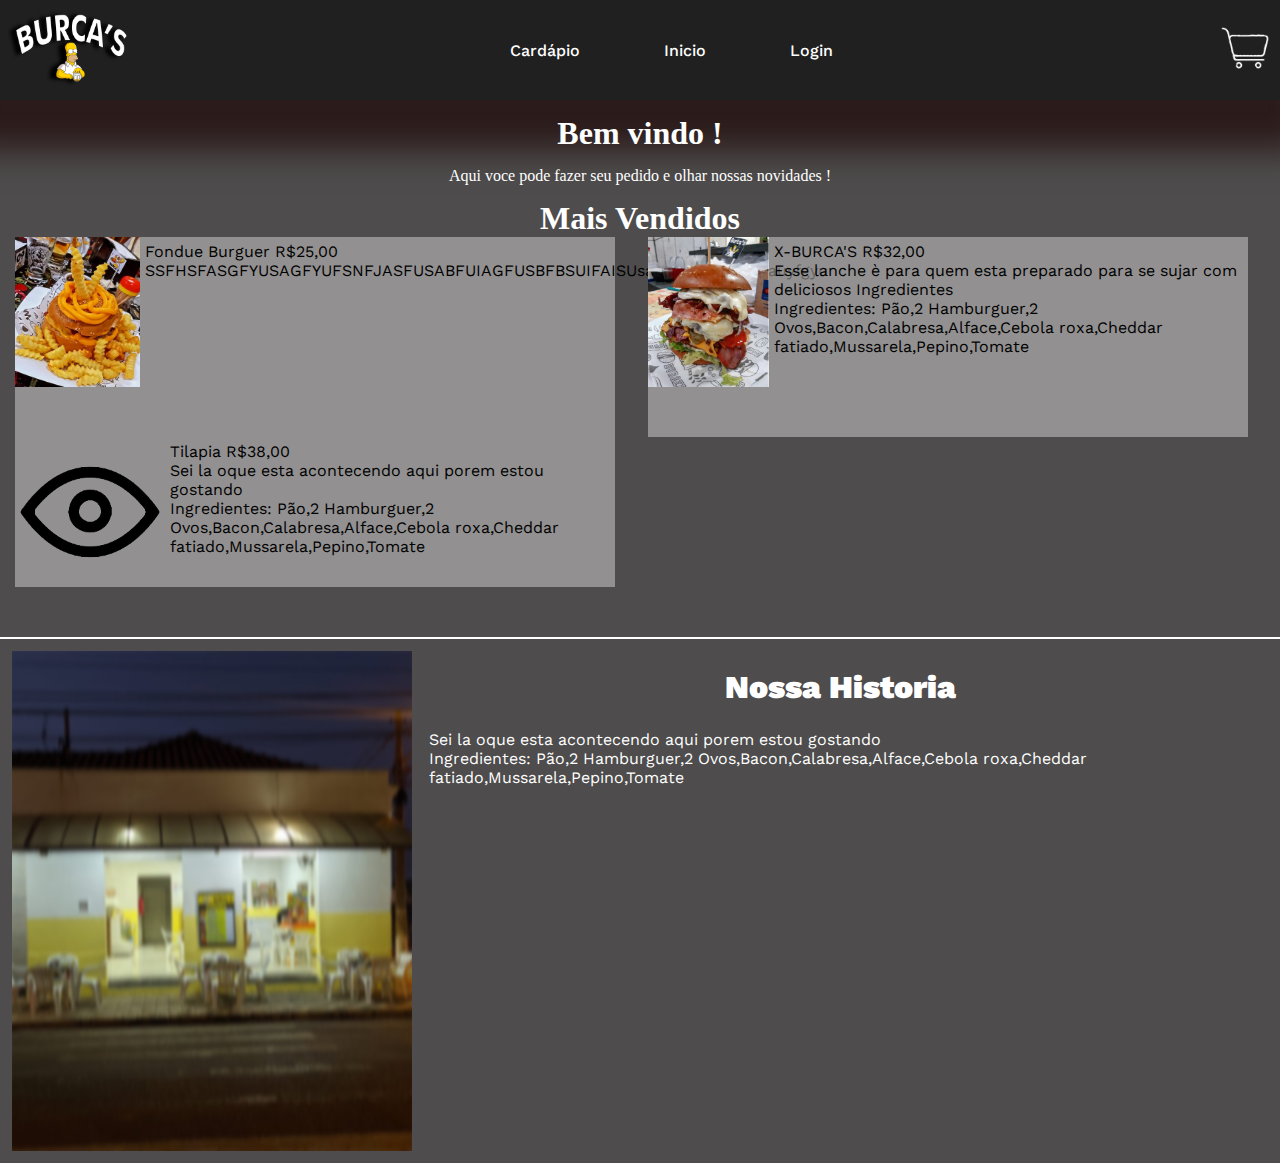
<file: index.html>
<!DOCTYPE html>
<html lang="en">
<head>
    <meta charset="UTF-8">
    <meta http-equiv="X-UA-Compatible" content="IE=edge">
    <meta name="viewport" content="width=device-width, initial-scale=1.0">
    <link href="css/index.css" rel="stylesheet">
    <title>Document</title>
</head>
<body>
    <header>
        <img class="logo" src="imgs/logo.png" alt="logo">
        <nav>
            <ul class="nav_links">
                <li><a href="cardapio.php">Cardápio</a></li>
                <li><a href="#">Inicio</a></li>
                <li><a href="login.php">Login</a></li>
            </ul>
        </nav>
        <a href="#"><img src="imgs/download-removebg-preview.png" width="100" class="cart"></a>
    </header>
    <div class="container">
        <div class="welcome-text">
            <h1>Bem vindo !</h1>
            <p>Aqui voce pode fazer seu pedido e olhar nossas novidades !</p>
        </div>
        <div class="recently-add">
            <h1>Mais Vendidos</h1>
            <div class="burguer">
                <div class="menu-image">
                    <img src="imgs/fundieburguer.png">
                    <div class="img-header">
                        <span>Fondue Burguer</span>
                        <span>R$25,00</span><br>
                        <p>SSFHSFASGFYUSAGFYUFSNFJASFUSABFUIAGFUSBFBSUIFAISUsahduisagfsgyfgsauyfgyu<br></p>
                    </div>
                </div>
                <div class="menu-image">
                    <img src="imgs/lanche.png" class="img">
                    <div class="img-header">
                        <span class="iten-name">X-BURCA'S</span>
                        <span class="iten-price">R$32,00</span><br>
                        <p>Esse lanche è para quem esta preparado para se sujar com deliciosos Ingredientes<br> Ingredientes: Pão,2 Hamburguer,2 Ovos,Bacon,Calabresa,Alface,Cebola roxa,Cheddar fatiado,Mussarela,Pepino,Tomate</p>
                    </div>
                </div>
                <div class="porcao">
                    <div class="menu-image">
                        <img src="imgs/mostrar.png" class="img">
                        <div class="img-header">
                            <span class="iten-name">Tilapia</span>
                            <span class="iten-price">R$38,00</span>
                            <p>Sei la oque esta acontecendo aqui porem estou gostando<br> Ingredientes: Pão,2 Hamburguer,2 Ovos,Bacon,Calabresa,Alface,Cebola roxa,Cheddar fatiado,Mussarela,Pepino,Tomate</p>
                        </div>
                    </div>
                </div>
        </div>
        <div class="history">
            <div class="menu-history">
                <img src="css/lanchonete.jpg" width="400px" height="500px" class="img">
                <div class="img-header">
                    <h1 class="iten-name">Nossa Historia</h1>
                    <p>Sei la oque esta acontecendo aqui porem estou gostando<br> Ingredientes: Pão,2 Hamburguer,2 Ovos,Bacon,Calabresa,Alface,Cebola roxa,Cheddar fatiado,Mussarela,Pepino,Tomate</p>
                </div>
            </div>
        </div>
    </div>
</body>
</html>
</file>
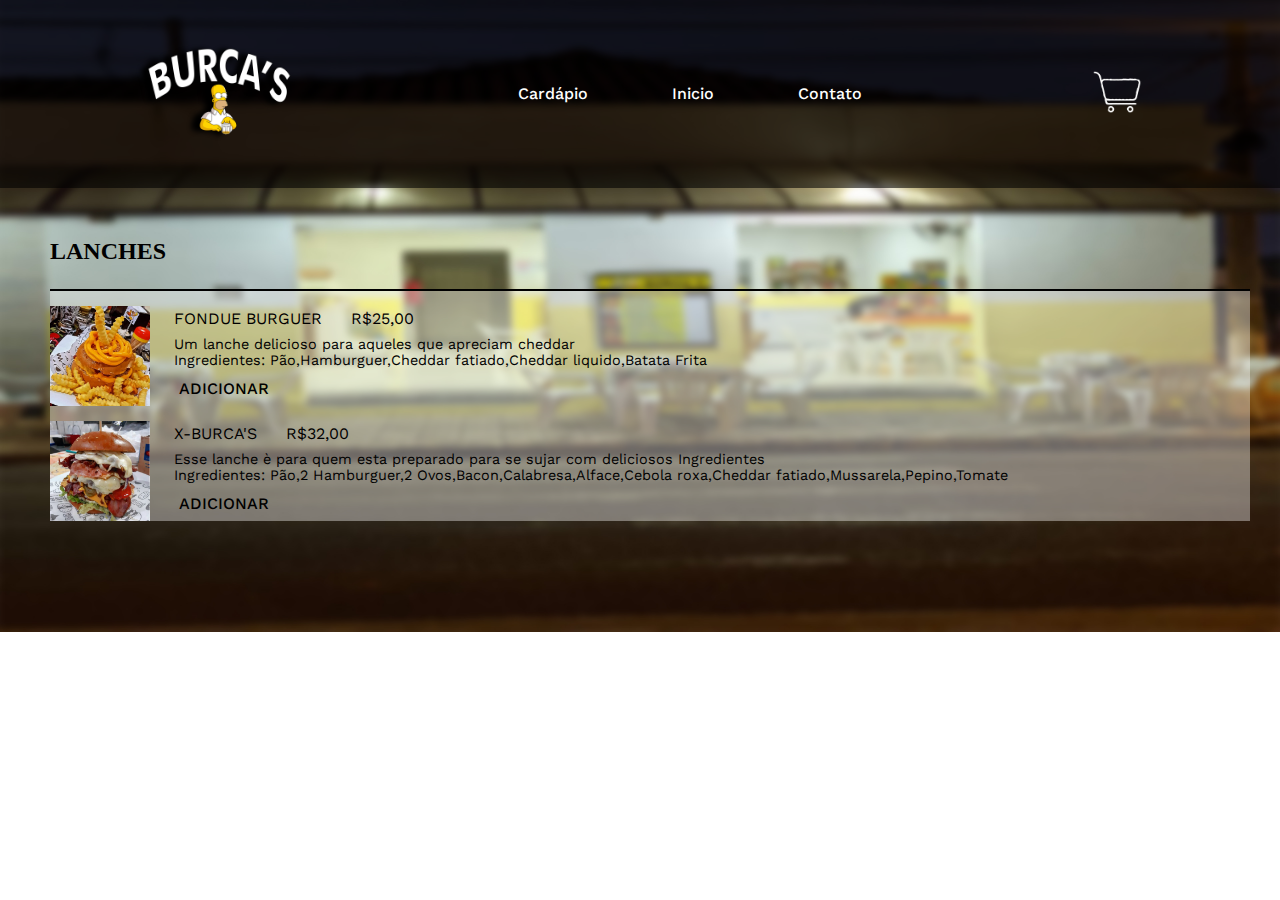
<file: cardapio.html>
<!DOCTYPE html>
<html lang="pt-br">
<head>
    <meta charset="UTF-8">
    <meta http-equiv="X-UA-Compatible" content="IE=edge">
    <meta name="viewport" content="width=device-width, initial-scale=1.0">
    <link rel="stylesheet" href="css/cardapio.css">
    <title>inicio</title>
</head>
<body>
    <header>
        <img class="logo" src="imgs/logo.png" alt="logo">
        <nav>
            <ul class="nav_links">
                <li><a href="#">Cardápio</a></li>
                <li><a href="#">Inicio</a></li>
                <li><a href="#">Contato</a></li>
            </ul>
        </nav>
        <a href="#"><img src="imgs/download-removebg-preview.png" class="cart"></a>
    </header>
    <div class="container">
        <form action="pedirlanche.php" method="post">
            <div class="itens-display-group">
                <div class="menu">
                    <h2 class="menu-heading">LANCHES</h2>
                    <div class="menu-image">
                        <img src="imgs/fundieburguer.png" class="img">
                        <div class="img-header">
                            <span class="iten-name">FONDUE BURGUER</span>
                            <span class="iten-price">R$25,00</span><br>
                            <p>Um lanche delicioso para aqueles que apreciam cheddar<br> Ingredientes: Pão,Hamburguer,Cheddar fatiado,Cheddar liquido,Batata Frita</p>
                            <button type="submit" value="fundie" name="fundie"><a>ADICIONAR</a></button>
                        </div>
                    </div>
                    <div class="menu-image">
                        <img src="imgs/lanche.png" class="img">
                        <div class="img-header">
                            <span class="iten-name">X-BURCA'S</span>
                            <span class="iten-price">R$32,00</span><br>
                            <p>Esse lanche è para quem esta preparado para se sujar com deliciosos Ingredientes<br> Ingredientes: Pão,2 Hamburguer,2 Ovos,Bacon,Calabresa,Alface,Cebola roxa,Cheddar fatiado,Mussarela,Pepino,Tomate</p>
                            <button type="submit" name="burcas" value="burcas"><a>ADICIONAR</a></button>
                        </div>
                    </div>
                </div>
            </div>
        </form>
    </div>
    
</body>
</html>
</file>
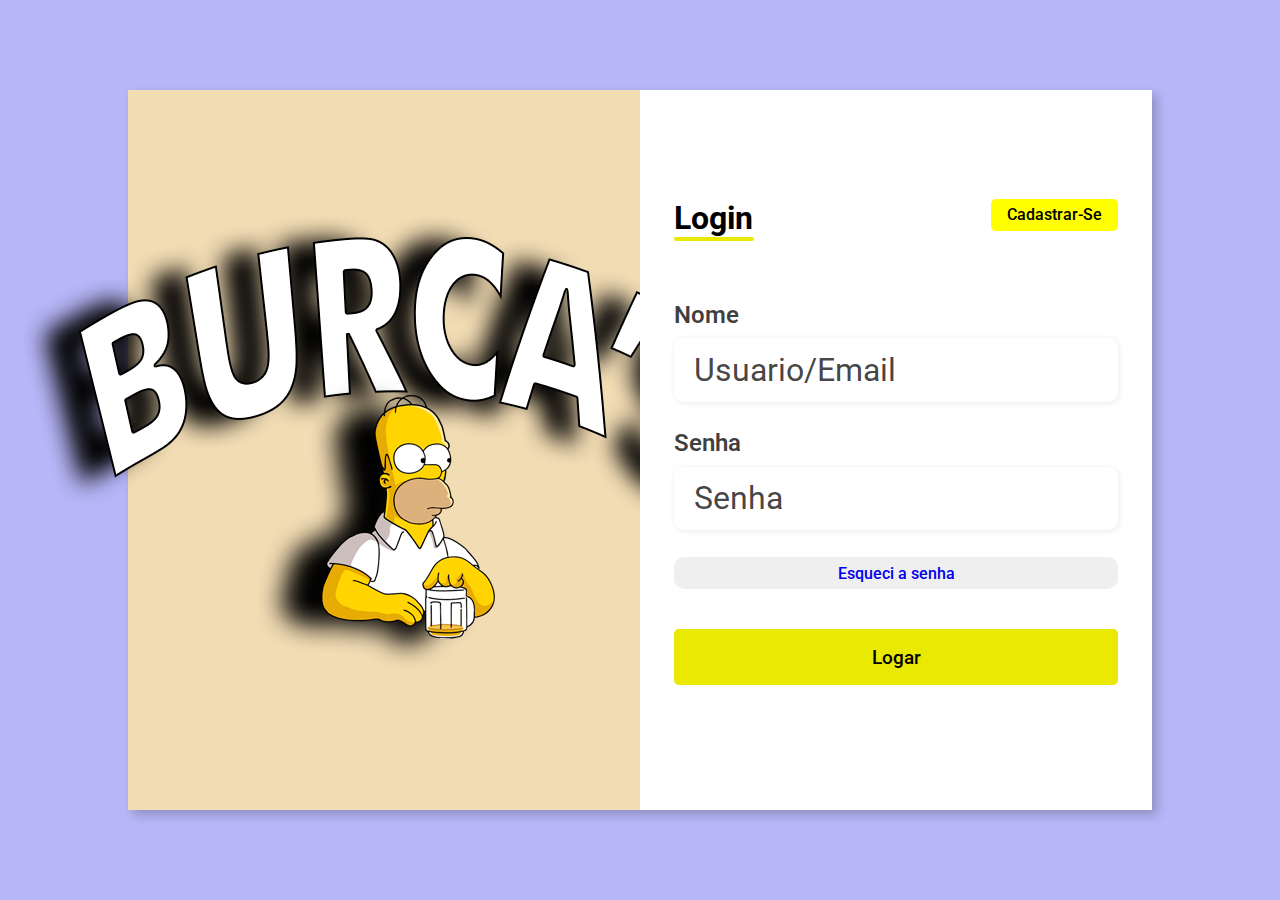
<file: login.html>
<!DOCTYPE html>
<html lang="pt-br">

<head>
    <meta charset="UTF-8">
    <meta http-equiv="X-UA-Compatible" content="IE=edge">
    <meta name="viewport" content="width=device-width, initial-scale=1.0">
    <link rel="stylesheet" href="css/login.css">
    <title>Login</title>
</head>

<body>
    <div class="container">
        <div class="form-img">
            <img src="imgs/logo.png" alt="">
        </div>
        <div class="form">
            <form action="#">
                <div class="form-header">
                    <div class="title">
                        <h1>Login</h1>
                    </div>
                    <div class="login-button">
                        <button><a href="index.html">Cadastrar-Se</a></button>
                    </div>
                </div>
                <div class="input-group">
                    <div class="input-box">
                        <label for="user">Nome</label>
                        <input type="text" id="user" name="user" placeholder="Usuario/Email">
                    </div>
                    <div class="input-box">
                        <label for="password">Senha</label>
                        <input type="password" id="password" name="password" placeholder="Senha">
                    </div>
                    <div class="change-password">
                        <button><a href="#">Esqueci a senha</a></button>
                    </div>
                    <div class="enter-button">
                        <button><a href="#">Logar</a></button>
                    </div>
                </div>
            </form>
        </div>
    </div>
</body>

</html>
</file>
<file: css/index.css>
@import url('https://fonts.googleapis.com/css2?family=Work+Sans&display=swap');
*{
    box-sizing: border-box;
    padding: 0;
    margin: 0;
    word-wrap: break-word;
}

body{
    background-color: rgba(26, 23, 23, 0.771);
    overflow-x: hidden;
}

header{
    display: flex;
    justify-content: space-between;
    align-items: center;
    background-color: rgba(0, 0, 0, 0.579);
    box-shadow: -5px 19px 31px 31px rgba(28,4,4,0.68);
}
.logo{
    max-width: 170px;
}

li,a{
    font-family: 'Work Sans', sans-serif;
    font-weight: 500;
    font-size: 1,5rem;
    color: white;
    text-decoration: none;
}
.logo{
    height: 100px;
}
header img{
    max-width: 70px;
    height: 70px;
}
.burguer img{
    max-width: 150px;
    height: 150px;
}
.nav_links{
    list-style: none;
}
.nav_links li:hover{
    animation-name: zoom;
    animation-duration: 270ms;
    animation-fill-mode: forwards;

}
.nav_links li{
    display: inline-block;
    padding: 40px;
}
.welcome-text p,h1{
    color: white;
    display: flex;
    align-items: center;
    justify-content: center;
    padding-top: 15px;
}
.burguer{
    display: grid;
    grid-auto-rows: 200px;
    grid-template-columns: repeat(2, 1fr);
    border-bottom: 2px solid white;
    padding-left: 15px;

}
.burguer-item{
    color: white;
    display: flex;
}
.burguer-item span{
    padding: 10px;
}
.burguer-item a{
    color: white;
    font-size: 1.5rem;
}

.menu-image{
    background-color: rgba(255, 255, 255, 0.384);
    width: 600px;
    display:flex;
}
.img-header{
    flex-grow: 1;
    font-family: 'Work Sans', sans-serif;
    padding: 5px;
}



@keyframes zoom {
    from {
        scale: 1;
         padding-top: 0px;}
    to {scale: 1.5;
    padding-top: 15px;}
}
.history{
    padding: 12px;
    border-bottom: 2px solid white;
}
.menu-history{
    display: flex;
    word-wrap: break-word;
}
.menu-history h1{
    padding: 12px;
    font-weight: 1000;
}
.menu-history p{
    color: white;
    padding: 12px;
}
</file>
<file: css/cardapio.css>
@import url('https://fonts.googleapis.com/css2?family=Work+Sans&display=swap');
@import url('https://fonts.googleapis.com/css2?family=Work+Sans:wght@700&display=swap');

*{
    box-sizing: border-box;
    padding: 0;
    margin: 0;
}
body{
    background-image: url("lanchonete.jpg");
    background-position: center;
    background-repeat: no-repeat;
    background-size: cover;
}
.cart{
    max-width: 170px;
    max-height: 70px;
    cursor: pointer;
    background-color: none;
}
li,a{
    font-family: 'Work Sans', sans-serif;
    font-weight: 500;
    font-size: 16px;
    color: white;
    text-decoration: none;
}
header{
    background-color: rgba(0, 0, 0, 0.579);
    display: flex;
    justify-content: space-between;
    align-items: center;
    padding: 30px 10%;
}
.logo{
    max-width: 170px;
    background-color: none;
    cursor: pointer;
}
img{
    max-width: 170px;
}
.nav_links{
    list-style: none;
}
.nav_links li{
    display: inline-block;
    padding:40px;
}
.container{
    display: flex;
    padding: 50px;
    justify-content: space-between;
    align-items: center;
}
.display-img{
    display: flex;
}
.itens-display-group{
    display: flex;
}
.img{
    width: 100px;
    height: 100px;
    flex-shrink: 0;
    object-fit: cover;
    margin-right: 1.5em;
}
.menu-image{
    background-color: rgba(255, 255, 255, 0.384);
    width: 1200px;
    padding-top: 15px;
    display:flex;
}
.img-header{
    flex-grow: 1;
    font-family: 'Work Sans', sans-serif;

}
.menu-heading{
    margin: 0;
    padding-bottom: 1em;
    border-bottom: 2px solid black;
}
.iten-name{
    margin-right: 1.5em;
}
.iten-price{
    line-height: 1.6;
}
.itens-display-group p{
    font-size: 0.9rem;
    padding: 5px 0;
}
.img-header button{
    border: none;
    cursor: pointer;
    border-radius: 10px;
    width: 100px;
    height: 30px;  
    background:none; 
}
.img-header a{
    color: black;
    font-style: bold;
}
.menu-name{
    display: flex;
}

.img-header button:hover{
    background-color: rgba(0, 128, 0, 0.47);
}
</file>
<file: css/login.css>
@import url('https://fonts.googleapis.com/css2?family=Roboto:wght@500&display=swap');
*{
    margin: 0;
    padding: 0;
    box-sizing: border-box;
    font-family: 'Roboto', sans-serif;
}

body{
    width: 100%;
    height: 100vh;
    display: flex;
    justify-content: center;
    align-items: center;
    background: #0c0ce94d;
}
.container{
    width: 80%;
    height: 80%;
    display: flex;
    box-shadow: 5px 5px 10px rgba(0,0,0,0.212);
}
.form-img{
    width: 50%;
    display: flex;
    justify-content: center;
    align-items: center;
    background-color: #fde3a7d7;
    padding: 1rem;
}
.login-button{
    height: 2rem;
    display: flex;
    align-items: center;
}
.login-button button{
    border: none;
    background-color: yellow;
    padding: 0.4rem 1rem;
    border-radius: 5px;
    cursor: pointer;
}
.login-button button:hover{
    background-color: rgb(196, 196, 19);
}
.login-button button a{
    text-decoration: none;
    font-weight: 500;
    color: black;
    font-size: 1rem;
}

.form-img img{
    width: 55rem;
}
.form{
    width: 50%;
    display: flex;
    flex-direction: column;
    justify-content: center;
    align-items: center;
    background-color: #fff;
    padding: 3rem;
}

.form-header{
    margin-bottom: 3rem;
    display: flex;
    justify-content: space-between; 
 }
 .form-header h1::after{
    content: '';
    display: block;
    width: 5rem;
    height: 0.3rem;
    background-color: rgb(233, 233, 3);
    position: absolute;
    margin: 0 auto;
    border-radius: 10px;
}

.input-group{
    display: flex;
    flex-direction: column;
    justify-content: space-between;
    padding: 1rem 0;
}

.input-box{
    display: flex;
    flex-direction: column;
    margin-bottom: 1.1rem;
}

.input-box input{
    margin: 0.6rem 0;
    padding: 0.8rem 1.2rem;
    font-size: 2rem;
    border: none;
    border-radius: 10px;
    box-shadow: 1px 1px 6px #00000016;
}
.input-box input:hover{
    background-color: #eeeeee75;
}
.input-box input:focus-visible{
    outline: 1px solid rgb(233, 233, 3);
}

.input-box label{
        font-size: 1.5rem;
        font-weight: 600;
        color:#000000c0;
}
.input-box input::placeholder{
    color: #000000be;
}

.enter-button button{
    width: 100%;
    height: 3.5rem;
    margin-top: 2.5rem;
    border: none;
    background-color: rgb(233, 233, 3);
    padding: 0.66rem;
    border-radius: 5px;
    cursor: pointer;
}
.enter-button button:hover{
    background-color: rgb(196, 196, 19);
}

.enter-button button a{
    text-decoration: none;
    font-weight: 500;
    font-size: 1.2rem;
    color: black;
}

.change-password button{
    width: 100%;
    height: 2rem;
    cursor: pointer;
    border: none;
    border-radius: 10px;
}
.change-password button a{
    text-decoration: none;
    font-weight: 500;
    font-size: 1rem;
}

@media screen and (max-width: 1230px) {
    .form-img {
        display: none;
    }
    .container {
        width: 50%;
    }
    .form {
        width: 100%;
    }
}

@media screen and (max-width: 1064px) {
    .container {
        width: 90%;
        height: auto;
    }
    .input-group {
        flex-direction: column;
        z-index: 5;
        padding-right: 5rem;
        max-height: 10rem;
        overflow-y: scroll;
        flex-wrap: nowrap;
    }
}
</file>
